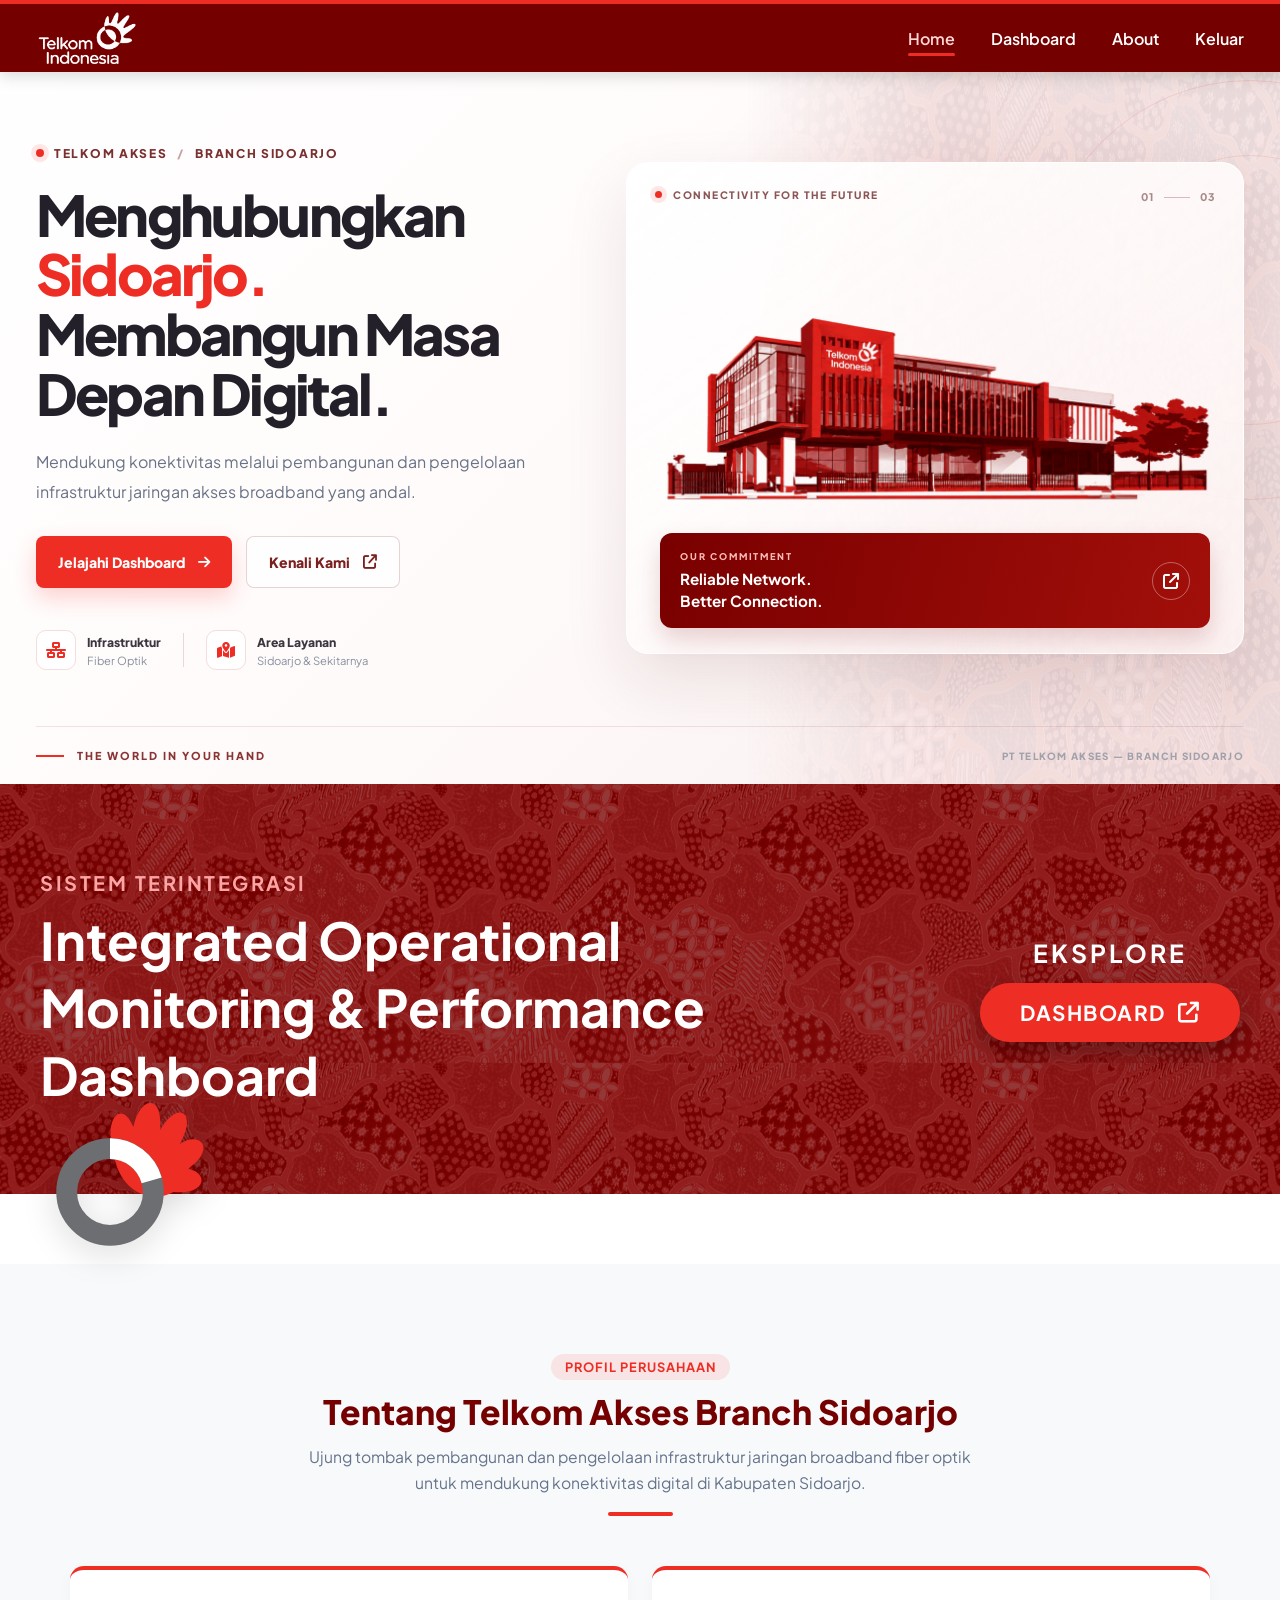
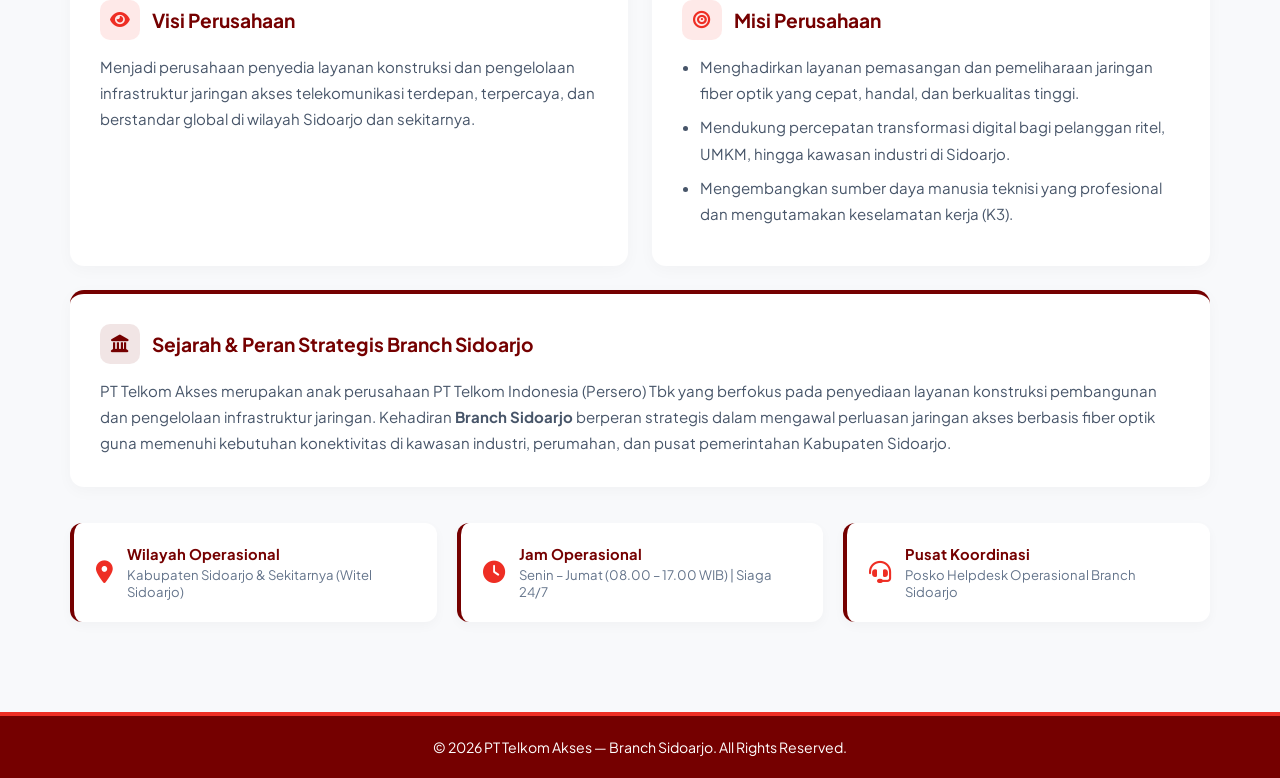
<file: index.html>
<!DOCTYPE html>
<html lang="id">
<head>
    <meta charset="UTF-8">
    <meta name="viewport" content="width=device-width, initial-scale=1.0">
    <title>Telkom Akses - Branch Sidoarjo</title>

    <link href="https://fonts.googleapis.com/css2?family=Plus+Jakarta+Sans:wght@400;500;600;700;800&display=swap" rel="stylesheet">

    <link rel="stylesheet" href="https://cdnjs.cloudflare.com/ajax/libs/font-awesome/6.4.0/css/all.min.css">

    <link rel="stylesheet" href="style.css">
</head>

<body>

<!-- NAVBAR -->
<header class="navbar">
    <div class="nav-container">

        <a href="#home" class="brand-logo-cropped" aria-label="Telkom Indonesia"></a>

        <nav class="nav-links">
    <a href="#home" class="nav-item active">Home</a>
    <a href="#dashboard" class="nav-item">Dashboard</a>
    <a href="#about" class="nav-item">About</a>
    <a href="#" class="nav-item btn-keluar" onclick="konfirmasiKeluar(event)">Keluar</a>
</nav>

    </div>
</header>

<!-- HOME / HERO -->
<section id="home" class="hero-section">

    <div class="hero-batik-bg"></div>
    <div class="hero-orb hero-orb-one"></div>
    <div class="hero-orb hero-orb-two"></div>

    <div class="hero-main">

        <!-- TEXT LEFT -->
        <div class="hero-copy">

            <div class="hero-eyebrow">
                <span class="eyebrow-dot"></span>
                TELKOM AKSES
                <span class="eyebrow-divider">/</span>
                BRANCH SIDOARJO
            </div>

            <h1 class="hero-title">
                Menghubungkan<br>
                <span class="hero-title-red">Sidoarjo.</span><br>
                Membangun Masa<br class="desktop-break">
                Depan Digital.
            </h1>

            <p class="hero-description">
                Mendukung konektivitas melalui pembangunan dan
                pengelolaan infrastruktur jaringan akses broadband
                yang andal.
            </p>

            <div class="hero-actions">

                <a href="#dashboard" class="hero-btn-primary">
                    Jelajahi Dashboard
                    <i class="fas fa-arrow-right"></i>
                </a>

                <a href="#about" class="hero-btn-secondary">
                    Kenali Kami
                    <i class="fas fa-arrow-up-right-from-square"></i>
                </a>

            </div>

            <div class="hero-highlights">

                <div class="hero-highlight">
                    <span class="highlight-icon">
                        <i class="fas fa-network-wired"></i>
                    </span>

                    <span>
                        <strong>Infrastruktur</strong>
                        <small>Fiber Optik</small>
                    </span>
                </div>

                <span class="highlight-separator"></span>

                <div class="hero-highlight">
                    <span class="highlight-icon">
                        <i class="fas fa-map-location-dot"></i>
                    </span>

                    <span>
                        <strong>Area Layanan</strong>
                        <small>Sidoarjo &amp; Sekitarnya</small>
                    </span>
                </div>

            </div>

        </div>

        <!-- BUILDING RIGHT -->
        <div class="hero-visual">

            <div class="visual-top-label">
                <span class="visual-label-mark"></span>
                CONNECTIVITY FOR THE FUTURE
            </div>

            <div class="visual-index">
                01 <span></span> 03
            </div>

            <div class="building-frame">
                <img src="gedung-telkom.jpg"
                     alt="Gedung Telkom Indonesia">
            </div>

            <div class="visual-caption">

                <div>
                    <span class="caption-overline">
                        OUR COMMITMENT
                    </span>

                    <strong>
                        Reliable Network.<br>
                        Better Connection.
                    </strong>
                </div>

                <span class="caption-arrow">
                    <i class="fas fa-arrow-up-right-from-square"></i>
                </span>

            </div>

        </div>

    </div>

    <!-- BOTTOM LINE -->
    <div class="hero-bottomline">

        <span class="bottomline-rule"></span>

        <span>THE WORLD IN YOUR HAND</span>

        <span class="bottomline-note">
            PT TELKOM AKSES — BRANCH SIDOARJO
        </span>

    </div>

</section>

<!-- DASHBOARD -->
<section id="dashboard" class="dashboard-wrapper">

    <div class="dashboard-banner">

        <div class="batik-dark-bg"></div>

        <div class="banner-content">

            <div class="banner-text">

                <span class="banner-kicker">
                    SISTEM TERINTEGRASI
                </span>

                <h2>
                    Integrated Operational<br>
                    Monitoring &amp; Performance<br>
                    Dashboard
                </h2>

            </div>

            <div class="banner-action">

                <span class="eksplore-text">
                    EKSPLORE
                </span>

                <a href="#" class="btn-dashboard-pill"
                   onclick="klikDashboard(event)">

                    DASHBOARD
                    <i class="fas fa-arrow-up-right-from-square"></i>

                </a>

            </div>

        </div>

        <div class="floating-telkom-svg">

            <svg viewBox="0 0 210 200"
                 xmlns="http://www.w3.org/2000/svg">

                <path d="M88,78 C76,38 98,14 112,48 C120,10 148,8 144,52 C164,16 190,28 168,68 C195,52 210,76 178,98 C204,104 198,130 160,126 C135,140 95,128 88,78 Z"
                      fill="#EE2E24"/>

                <circle cx="84" cy="126" r="52"
                        fill="none"
                        stroke="#6D6E71"
                        stroke-width="25"/>

                <path d="M84,74 A52,52 0 0,1 134,112"
                      fill="none"
                      stroke="#FFFFFF"
                      stroke-width="25"/>

            </svg>

        </div>

    </div>

</section>

<!-- ABOUT -->
<section id="about" class="about-section">

    <div class="about-container">

        <div class="about-header">

            <span class="sub-badge">
                PROFIL PERUSAHAAN
            </span>

            <h2>
                Tentang Telkom Akses Branch Sidoarjo
            </h2>

            <p class="about-lead">
                Ujung tombak pembangunan dan pengelolaan
                infrastruktur jaringan broadband fiber optik
                untuk mendukung konektivitas digital di
                Kabupaten Sidoarjo.
            </p>

            <div class="red-divider"></div>

        </div>

        <div class="vm-grid">

            <div class="about-box">

                <div class="box-title">

                    <div class="icon-circle">
                        <i class="fas fa-eye"></i>
                    </div>

                    <h3>Visi Perusahaan</h3>

                </div>

                <p>
                    Menjadi perusahaan penyedia layanan konstruksi
                    dan pengelolaan infrastruktur jaringan akses
                    telekomunikasi terdepan, terpercaya, dan
                    berstandar global di wilayah Sidoarjo
                    dan sekitarnya.
                </p>

            </div>

            <div class="about-box">

                <div class="box-title">

                    <div class="icon-circle">
                        <i class="fas fa-bullseye"></i>
                    </div>

                    <h3>Misi Perusahaan</h3>

                </div>

                <ul>

                    <li>
                        Menghadirkan layanan pemasangan dan
                        pemeliharaan jaringan fiber optik yang
                        cepat, handal, dan berkualitas tinggi.
                    </li>

                    <li>
                        Mendukung percepatan transformasi digital
                        bagi pelanggan ritel, UMKM, hingga kawasan
                        industri di Sidoarjo.
                    </li>

                    <li>
                        Mengembangkan sumber daya manusia teknisi
                        yang profesional dan mengutamakan
                        keselamatan kerja (K3).
                    </li>

                </ul>

            </div>

        </div>

        <div class="about-box history-box">

            <div class="box-title">

                <div class="icon-circle maroon-icon">
                    <i class="fas fa-landmark"></i>
                </div>

                <h3>
                    Sejarah &amp; Peran Strategis Branch Sidoarjo
                </h3>

            </div>

            <p>
                PT Telkom Akses merupakan anak perusahaan
                PT Telkom Indonesia (Persero) Tbk yang berfokus
                pada penyediaan layanan konstruksi pembangunan
                dan pengelolaan infrastruktur jaringan.
                Kehadiran <strong>Branch Sidoarjo</strong>
                berperan strategis dalam mengawal perluasan
                jaringan akses berbasis fiber optik guna
                memenuhi kebutuhan konektivitas di kawasan
                industri, perumahan, dan pusat pemerintahan
                Kabupaten Sidoarjo.
            </p>

        </div>

        <div class="info-cards-row">

            <div class="info-mini-card">

                <i class="fas fa-map-marker-alt"></i>

                <div>
                    <h4>Wilayah Operasional</h4>
                    <p>Kabupaten Sidoarjo &amp; Sekitarnya (Witel Sidoarjo)</p>
                </div>

            </div>

            <div class="info-mini-card">

                <i class="fas fa-clock"></i>

                <div>
                    <h4>Jam Operasional</h4>
                    <p>Senin – Jumat (08.00 – 17.00 WIB) | Siaga 24/7</p>
                </div>

            </div>

            <div class="info-mini-card">

                <i class="fas fa-headset"></i>

                <div>
                    <h4>Pusat Koordinasi</h4>
                    <p>Posko Helpdesk Operasional Branch Sidoarjo</p>
                </div>

            </div>

        </div>

    </div>

</section>

<!-- FOOTER -->
<footer class="footer">

    <p>
        &copy; 2026 PT Telkom Akses — Branch Sidoarjo.
        All Rights Reserved.
    </p>

</footer>

<script src="script.js"></script>

</body>
</html>
</file>
<file: style.css>
:root {
    --merah-telkom: #EE2E24;
    --maroon-gelap: #750000;
    --putih: #FFFFFF;
    --hitam-teks: #1E293B;
    --abu-bg: #F8F9FB;
}

* {
    margin: 0;
    padding: 0;
    box-sizing: border-box;
    font-family: 'Plus Jakarta Sans', sans-serif;
}



html {
    scroll-behavior: smooth;
    scroll-padding-top: 72px;
}

body {
    background: var(--putih);
    color: var(--hitam-teks);
    overflow-x: hidden;
}

/* Posisi section menyesuaikan navbar fixed */
section {
    scroll-margin-top: 0;
}

/* Navbar */
.navbar {
    position: fixed;
    top: 0;
    left: 0;
    width: 100%;
    height: 72px;
    background: var(--maroon-gelap);
    border-top: 4px solid var(--merah-telkom);
    z-index: 1000;
    box-shadow: 0 4px 15px rgba(0,0,0,0.15);
}

.nav-container {
    max-width: 1320px;
    height: 100%;
    margin: auto;
    padding: 0 36px;
    display: flex;
    justify-content: space-between;
    align-items: center;
}

.brand-logo-cropped {
    display: block;
    flex-shrink: 0;
    width: 101px;
    height: 56px;
    background-image: url('logo-putih.jpg');
    background-size: 111.5px 85.3px;
    background-position: -4.7px -4.7px;
    background-repeat: no-repeat;
    mix-blend-mode: screen;
}

.nav-links {
    display: flex;
    align-items: center;
    gap: 36px;
}

.nav-item {
    position: relative;
    text-decoration: none;
    color: white;
    font-size: 1rem;
    font-weight: 600;
    transition: 0.2s;
}

.nav-item:hover,
.nav-item.active {
    color: #FFD6D4;
}

.nav-item.active::after {
    content: '';
    position: absolute;
    bottom: -7px;
    left: 0;
    width: 100%;
    height: 2.5px;
    background: var(--merah-telkom);
    border-radius: 2px;
}

/* ================= HOME ================= */

.hero-section {
    position: relative;
    isolation: isolate;
    min-height: 690px;
    padding-top: 72px;
    overflow: hidden;
    background:
        radial-gradient(circle at 76% 42%,
        rgba(238,46,36,0.075), transparent 30%),
        linear-gradient(135deg,
        #fff 0%, #fffafa 54%, #f8eeee 100%);
}

/* Motif batik HOME sudah dihilangkan */

.hero-orb {
    position: absolute;
    z-index: -1;
    border: 1px solid rgba(238,46,36,0.12);
    border-radius: 50%;
    pointer-events: none;
}

.hero-orb-one {
    width: 420px;
    height: 420px;
    top: 80px;
    right: -180px;
}

.hero-orb-two {
    width: 270px;
    height: 270px;
    top: 155px;
    right: -105px;
}

.hero-main {
    width: min(1240px, calc(100% - 72px));
    min-height: 555px;
    margin: auto;
    display: grid;
    grid-template-columns: 0.92fr 1.08fr;
    align-items: center;
    gap: clamp(30px, 5vw, 76px);
    padding: 52px 0 34px;
}

/* BATIK BACKGROUND HOME - TRANSPARAN */


/* BATIK BACKGROUND HOME */
.hero-batik-bg {
    position: absolute;
    z-index: -2;
    top: 0;
    right: 0;
    width: 42%;
    height: 100%;

    background-image:
        linear-gradient(
            rgba(139, 0, 0, 0.55),
            rgba(237, 28, 36, 0.45)
        ),
        url('batik.jpg');

    /* Samakan skala dengan Dashboard */
    background-size: 420px 420px;
    background-repeat: repeat;
    background-position: right top;

    opacity: 0.13;

    mask-image: linear-gradient(
        90deg,
        transparent 0%,
        #000 35%,
        #000 100%
    );

    pointer-events: none;
}


/* HERO TEXT */

.hero-copy {
    position: relative;
    z-index: 2;
    padding: 16px 0 22px;
}

.hero-eyebrow {
    display: inline-flex;
    align-items: center;
    gap: 10px;
    color: #7b3030;
    font-size: 0.75rem;
    font-weight: 800;
    letter-spacing: 1.7px;
    margin-bottom: 24px;
}

.eyebrow-dot,
.visual-label-mark {
    width: 8px;
    height: 8px;
    display: inline-block;
    border-radius: 50%;
    background: var(--merah-telkom);
    box-shadow: 0 0 0 5px rgba(238,46,36,0.11);
}

.eyebrow-divider {
    color: #c5a3a3;
}

.hero-title {
    color: #24202a;
    font-size: clamp(2.8rem, 4.4vw, 4.45rem);
    font-weight: 800;
    letter-spacing: -2.8px;
    line-height: 1.06;
}

.hero-title-red {
    color: var(--merah-telkom);
}

.hero-description {
    max-width: 490px;
    margin-top: 24px;
    color: #697386;
    font-size: 1rem;
    line-height: 1.85;
}

/* HERO BUTTON */

.hero-actions {
    display: flex;
    flex-wrap: wrap;
    align-items: center;
    gap: 14px;
    margin-top: 30px;
}

.hero-btn-primary,
.hero-btn-secondary {
    min-height: 52px;
    padding: 0 22px;
    display: inline-flex;
    align-items: center;
    justify-content: center;
    gap: 13px;
    border-radius: 8px;
    text-decoration: none;
    font-size: 0.88rem;
    font-weight: 800;
    transition: 0.2s ease;
}

.hero-btn-primary {
    color: white;
    background: var(--merah-telkom);
    box-shadow: 0 10px 22px rgba(238,46,36,0.20);
}

.hero-btn-primary:hover {
    background: #d9231b;
    box-shadow: 0 14px 26px rgba(238,46,36,0.26);
    transform: translateY(-3px);
}

.hero-btn-secondary {
    color: #7b2020;
    border: 1px solid rgba(117,0,0,0.17);
    background: rgba(255,255,255,0.72);
}

.hero-btn-secondary:hover {
    background: white;
    transform: translateY(-3px);
}

/* HERO HIGHLIGHTS */

.hero-highlights {
    display: flex;
    align-items: center;
    gap: 22px;
    margin-top: 42px;
}

.hero-highlight {
    display: flex;
    align-items: center;
    gap: 11px;
}

.highlight-icon {
    width: 40px;
    height: 40px;
    display: grid;
    place-items: center;
    color: var(--merah-telkom);
    background: white;
    border: 1px solid #f4dddd;
    border-radius: 10px;
}

.hero-highlight strong,
.hero-highlight small {
    display: block;
}

.hero-highlight strong {
    color: #3b3540;
    font-size: 0.76rem;
    font-weight: 800;
}

.hero-highlight small {
    margin-top: 3px;
    color: #87909e;
    font-size: 0.7rem;
}

.highlight-separator {
    width: 1px;
    height: 34px;
    background: #e7d9d9;
}

/* HERO BUILDING */

.hero-visual {
    position: relative;
    min-width: 0;
    min-height: 430px;
    display: flex;
    flex-direction: column;
    justify-content: flex-end;
    padding: 28px 25px 25px;
    border-radius: 22px;
    background: linear-gradient(
        145deg,
        rgba(255,255,255,0.96),
        rgba(255,245,245,0.84)
    );
    border: 1px solid rgba(255,255,255,0.9);
    box-shadow: 0 25px 65px rgba(89,26,26,0.11);
}

/* Panel batik di belakang gedung sudah dihilangkan */

.visual-top-label {
    position: absolute;
    top: 25px;
    left: 28px;
    display: flex;
    align-items: center;
    gap: 11px;
    color: #8b5555;
    font-size: 0.64rem;
    font-weight: 800;
    letter-spacing: 1.5px;
}

.visual-label-mark {
    width: 7px;
    height: 7px;
}

.visual-index {
    position: absolute;
    right: 28px;
    top: 27px;
    color: #a98a8a;
    font-size: 0.66rem;
    font-weight: 800;
    letter-spacing: 1px;
}

.visual-index span {
    display: inline-block;
    width: 26px;
    height: 1px;
    margin: 0 7px 3px;
    background: #d8baba;
}

.building-frame {
    position: relative;
    width: 100%;
    margin: 35px auto 0;
    overflow: hidden;
}

.building-frame img {
    display: block;
    width: 112%;
    max-width: none;
    height: auto;
    margin-left: -6%;
    mix-blend-mode: multiply;
    filter: saturate(0.92) contrast(1.04);
}

.visual-caption {
    position: relative;
    z-index: 2;
    display: flex;
    align-items: center;
    justify-content: space-between;
    margin: -2px 8px 0;
    padding: 17px 20px;
    color: white;
    background: linear-gradient(105deg,#790000,#a20f0a);
    border-radius: 12px;
    box-shadow: 0 12px 24px rgba(117,0,0,0.17);
}

.caption-overline {
    display: block;
    margin-bottom: 6px;
    color: #ffb9b5;
    font-size: 0.58rem;
    font-weight: 800;
    letter-spacing: 1.8px;
}

.visual-caption strong {
    font-size: 0.95rem;
    line-height: 1.35;
}

.caption-arrow {
    width: 38px;
    height: 38px;
    display: grid;
    place-items: center;
    border: 1px solid rgba(255,255,255,0.35);
    border-radius: 50%;
    color: white;
}

/* HERO BOTTOM */

.hero-bottomline {
    width: min(1240px, calc(100% - 72px));
    min-height: 58px;
    margin: auto;
    display: flex;
    align-items: center;
    gap: 13px;
    border-top: 1px solid rgba(117,0,0,0.10);
    color: #8b3333;
    font-size: 0.68rem;
    font-weight: 800;
    letter-spacing: 2px;
}

.bottomline-rule {
    width: 28px;
    height: 2px;
    background: var(--merah-telkom);
}

.bottomline-note {
    margin-left: auto;
    color: #a1a1aa;
    font-size: 0.62rem;
    letter-spacing: 1.3px;
}

/* ================= DASHBOARD ================= */

.dashboard-wrapper {
    position: relative;
    background: white;
    padding-bottom: 70px;
}

.dashboard-banner {
    position: relative;
    width: 100%;
    min-height: 410px;
    background: var(--maroon-gelap);
    display: flex;
    align-items: center;
    padding: 60px 40px;
    overflow: visible;
}

/* Motif batik Dashboard tetap dipertahankan */

.batik-dark-bg {
    position: absolute;
    inset: 0;
    background-image: url('batik.jpg');
    background-size: 420px;
    background-repeat: repeat;
    opacity: 0.22;
    filter: sepia(100%) hue-rotate(-50deg)
            saturate(500%) contrast(120%);
    mix-blend-mode: luminosity;
    pointer-events: none;
}

.banner-content {
    position: relative;
    z-index: 2;
    max-width: 1200px;
    width: 100%;
    margin: auto;
    display: flex;
    justify-content: space-between;
    align-items: center;
    gap: 40px;
}

.banner-kicker {
    display: inline-block;
    color: #FCA5A5;
    font-size: 1.25rem;
    font-weight: 700;
    letter-spacing: 2.5px;
    margin-bottom: 12px;
}

.banner-text h2 {
    color: white;
    font-size: 3.25rem;
    font-weight: 700;
    line-height: 1.3;
}

.banner-action {
    display: flex;
    flex-direction: column;
    align-items: center;
    gap: 14px;
    flex-shrink: 0;
}

.eksplore-text {
    color: white;
    font-size: 1.55rem;
    font-weight: 700;
    letter-spacing: 3px;
}

.btn-dashboard-pill {
    text-decoration: none;
    background: var(--merah-telkom);
    color: white;
    padding: 16px 40px;
    border-radius: 50px;
    font-size: 1.3rem;
    font-weight: 700;
    letter-spacing: 1.5px;
    display: inline-flex;
    align-items: center;
    gap: 12px;
    box-shadow: 0 10px 25px rgba(0,0,0,0.3);
    transition: 0.25s;
}

.btn-dashboard-pill:hover {
    background: #ff3b30;
    transform: translateY(-3px) scale(1.03);
}

.floating-telkom-svg {
    position: absolute;
    left: 40px;
    bottom: -68px;
    width: 175px;
    height: 175px;
    z-index: 5;
    pointer-events: none;
    filter: drop-shadow(0 8px 16px rgba(0,0,0,0.15));
}

/* ================= ABOUT ================= */

.about-section {
    background: var(--abu-bg);
    padding: 90px 24px;
}

.about-container {
    max-width: 1140px;
    margin: auto;
}

.about-header {
    text-align: center;
    margin-bottom: 50px;
}

.sub-badge {
    display: inline-block;
    background: rgba(238,46,36,0.1);
    color: var(--merah-telkom);
    font-size: 0.8rem;
    font-weight: 700;
    padding: 5px 14px;
    border-radius: 50px;
    letter-spacing: 1px;
    margin-bottom: 10px;
}

.about-header h2 {
    font-size: 2.1rem;
    color: var(--maroon-gelap);
    font-weight: 800;
    margin-bottom: 12px;
}

.about-lead {
    max-width: 700px;
    margin: auto;
    color: #64748B;
    font-size: 0.98rem;
    line-height: 1.65;
}

.red-divider {
    width: 65px;
    height: 3.5px;
    background: var(--merah-telkom);
    margin: 16px auto 0;
    border-radius: 2px;
}

.vm-grid {
    display: grid;
    grid-template-columns: repeat(2,1fr);
    gap: 24px;
    margin-bottom: 24px;
}

.about-box {
    background: white;
    padding: 30px;
    border-radius: 14px;
    border-top: 4px solid var(--merah-telkom);
    box-shadow: 0 4px 16px rgba(0,0,0,0.03);
}

.history-box {
    border-top-color: var(--maroon-gelap);
    margin-bottom: 36px;
}

.box-title {
    display: flex;
    align-items: center;
    gap: 12px;
    margin-bottom: 14px;
}

.icon-circle {
    width: 40px;
    height: 40px;
    flex-shrink: 0;
    border-radius: 10px;
    background: rgba(238,46,36,0.1);
    color: var(--merah-telkom);
    display: flex;
    align-items: center;
    justify-content: center;
    font-size: 1.1rem;
}

.icon-circle.maroon-icon {
    background: rgba(117,0,0,0.1);
    color: var(--maroon-gelap);
}

.box-title h3 {
    font-size: 1.2rem;
    font-weight: 700;
    color: var(--maroon-gelap);
}

.about-box p,
.about-box ul {
    color: #475569;
    line-height: 1.75;
    font-size: 0.94rem;
}

.about-box ul {
    padding-left: 18px;
}

.about-box ul li {
    margin-bottom: 8px;
}

.info-cards-row {
    display: grid;
    grid-template-columns: repeat(3,1fr);
    gap: 20px;
}

.info-mini-card {
    background: white;
    padding: 22px;
    border-radius: 12px;
    display: flex;
    align-items: center;
    gap: 14px;
    border-left: 4px solid var(--maroon-gelap);
    box-shadow: 0 4px 12px rgba(0,0,0,0.03);
}

.info-mini-card i {
    font-size: 1.4rem;
    color: var(--merah-telkom);
}

.info-mini-card h4 {
    font-size: 0.92rem;
    color: var(--maroon-gelap);
    margin-bottom: 3px;
}

.info-mini-card p {
    font-size: 0.82rem;
    color: #64748B;
}

/* ================= FOOTER ================= */

.footer {
    background: var(--maroon-gelap);
    color: white;
    text-align: center;
    padding: 22px;
    font-size: 0.88rem;
    border-top: 4px solid var(--merah-telkom);
}

/* ================= TABLET ================= */

@media (max-width: 1000px) {

    .hero-main {
        grid-template-columns: 1fr 1fr;
        gap: 28px;
    }

    .hero-title {
        font-size: clamp(2.5rem,5vw,3.6rem);
    }

    .hero-visual {
        min-height: 370px;
        padding: 22px 18px;
    }

    .hero-highlights {
        gap: 13px;
    }

}

/* ================= MOBILE ================= */

@media (max-width: 760px) {

    .hero-section {
        padding-top: 72px;
    }

    .hero-main {
        width: min(100% - 40px,560px);
        grid-template-columns: 1fr;
        gap: 32px;
        padding: 48px 0 28px;
    }

    .hero-copy {
        text-align: center;
        padding: 0;
    }

    .hero-eyebrow {
        justify-content: center;
        font-size: 0.65rem;
        letter-spacing: 1.2px;
        margin-bottom: 18px;
    }

    .hero-title {
        font-size: clamp(2.55rem,10vw,3.6rem);
        letter-spacing: -1.8px;
    }

    .hero-description {
        margin: 18px auto 0;
        font-size: 0.92rem;
    }

    .hero-actions,
    .hero-highlights {
        justify-content: center;
    }

    .hero-highlights {
        margin-top: 30px;
        gap: 12px;
    }

    .hero-highlight {
        text-align: left;
    }

    .highlight-separator {
        display: none;
    }

    .hero-visual {
        min-height: 340px;
        width: 100%;
    }

    .hero-bottomline {
        width: calc(100% - 40px);
        font-size: 0.6rem;
    }

    .bottomline-note {
        display: none;
    }

    .banner-content {
        flex-direction: column;
        text-align: center;
    }

    .banner-text h2 {
        font-size: 1.8rem;
    }

    .vm-grid,
    .info-cards-row {
        grid-template-columns: 1fr;
    }

    .about-section {
        padding: 65px 20px;
    }

}

@media (max-width: 480px) {

    .nav-container {
        padding: 0 18px;
    }

    .nav-links {
        gap: 14px;
    }

    .nav-item {
        font-size: 0.78rem;
    }

    .brand-logo-cropped {
        transform: scale(0.88);
        transform-origin: left center;
    }

    .hero-main {
        width: calc(100% - 32px);
    }

    .hero-actions {
        flex-direction: column;
        align-items: stretch;
    }

    .hero-btn-primary,
    .hero-btn-secondary {
        width: 100%;
    }

    .hero-highlights {
        flex-direction: column;
        align-items: flex-start;
        width: fit-content;
        margin-left: auto;
        margin-right: auto;
    }

    .hero-visual {
        min-height: 290px;
        padding: 18px 12px;
    }

    .visual-top-label {
        left: 17px;
        top: 18px;
        font-size: 0.52rem;
    }

    .visual-index {
        right: 17px;
        top: 18px;
    }

    .visual-caption {
        margin-left: 2px;
        margin-right: 2px;
        padding: 13px 15px;
    }

    .dashboard-banner {
        padding: 50px 20px;
    }

    .banner-text h2 {
        font-size: 1.5rem;
    }

    .banner-kicker {
        font-size: 0.9rem;
    }

    .btn-dashboard-pill {
        padding: 14px 25px;
        font-size: 1rem;
    }

    .about-header h2 {
        font-size: 1.6rem;
    }

    .about-box {
        padding: 22px;
    }

}
</file>
